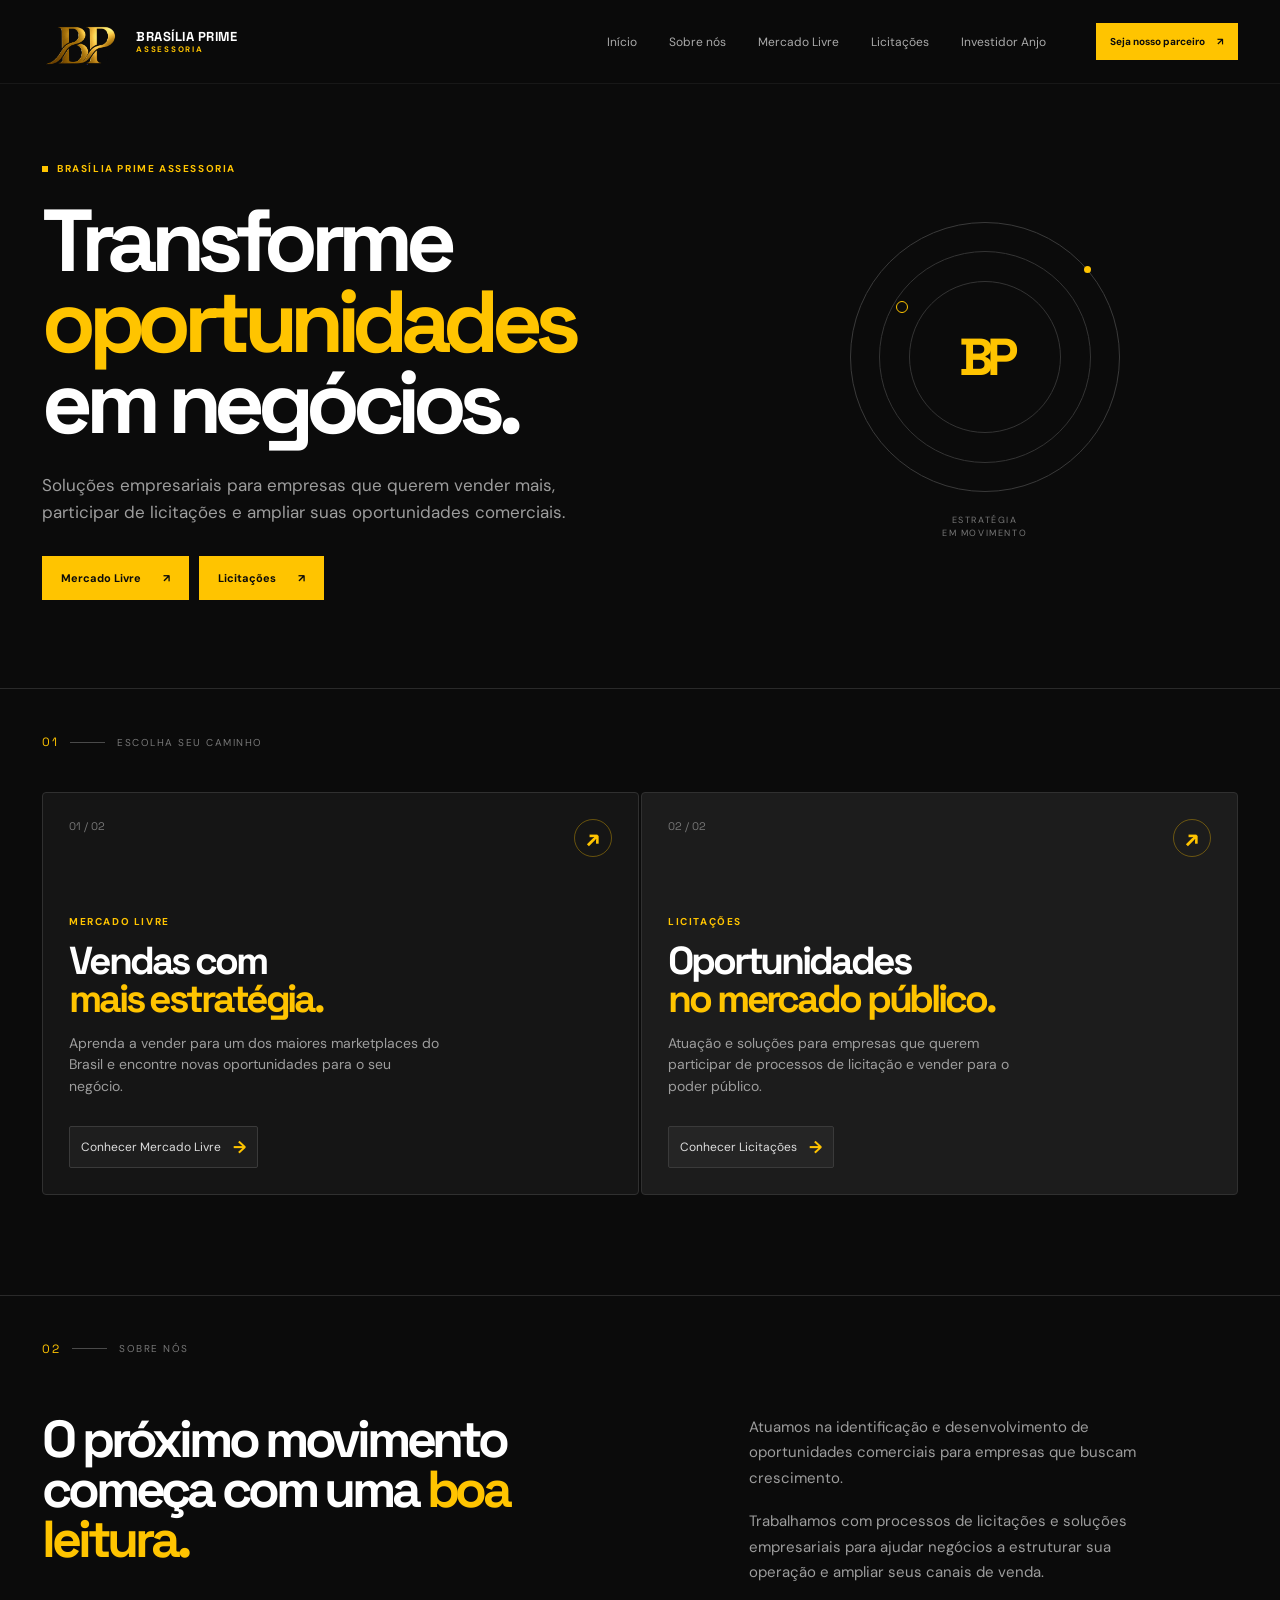
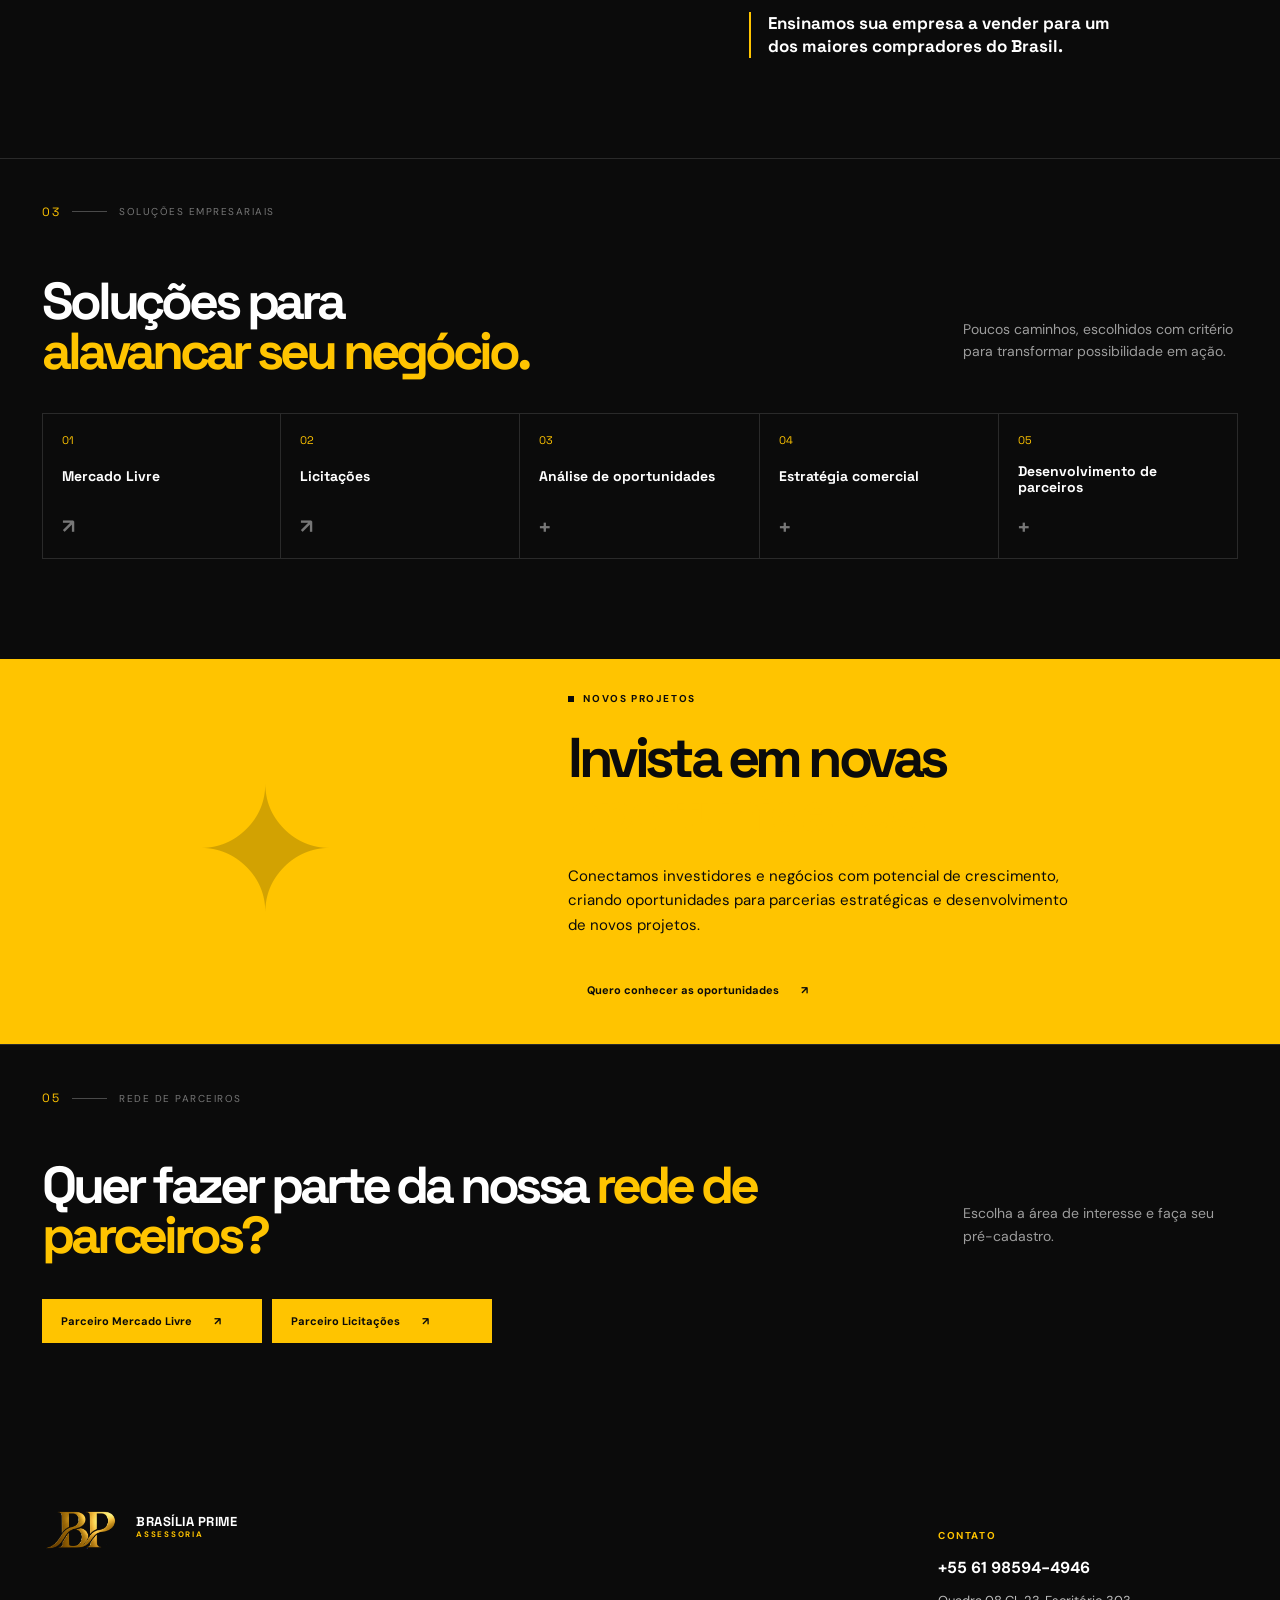
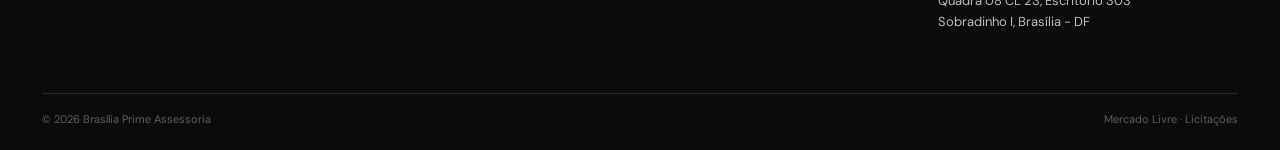
<file: index.html>
<!doctype html>
<html lang="pt-BR">
<head><meta charset="UTF-8" /><meta name="viewport" content="width=device-width, initial-scale=1.0" /><meta name="description" content="Brasília Prime Assessoria: soluções empresariais para Mercado Livre, Licitações e novas oportunidades comerciais." /><title>Brasília Prime Assessoria | Oportunidades em negócios</title><link rel="icon" type="image/png" href="logo/logo.png" /><link rel="preconnect" href="https://fonts.googleapis.com"><link rel="preconnect" href="https://fonts.gstatic.com" crossorigin><link href="https://fonts.googleapis.com/css2?family=DM+Sans:wght@400;500;600;700&family=Space+Grotesk:wght@500;600;700&display=swap" rel="stylesheet"><link rel="stylesheet" href="app.css" /></head>
<body class="landing-page"><div class="shell"><header class="header"><a class="brand" href="index.html" aria-label="Brasília Prime Assessoria início"><img src="logo/logo.png" alt="BRASÍLIA PRIME ASSESSORIA" /><span><b>BRASÍLIA PRIME</b><small>ASSESSORIA</small></span></a><nav class="nav"><a href="#inicio">Início</a><a href="#sobre">Sobre nós</a><a href="mercado-livre.html">Mercado Livre</a><a href="licitacoes.html">Licitações</a><a href="#investidor">Investidor Anjo</a></nav><a class="button button-small" href="parceiros.html">Seja nosso parceiro <span>↗</span></a><button class="menu-toggle" aria-label="Abrir menu" aria-expanded="false"><i></i><i></i></button></header><main>
<section class="landing-hero" id="inicio"><div class="landing-hero-copy reveal"><p class="eyebrow"><i></i> BRASÍLIA PRIME ASSESSORIA</p><h1>Transforme<br /><em>oportunidades</em><br />em negócios.</h1><p class="landing-lead">Soluções empresariais para empresas que querem vender mais, participar de licitações e ampliar suas oportunidades comerciais.</p><div class="hero-ctas"><a class="button button-yellow" href="mercado-livre.html">Mercado Livre <span>↗</span></a><a class="button button-outline" href="licitacoes.html">Licitações <span>↗</span></a></div></div><div class="hero-signal reveal"><div class="signal-orbit"><span></span><span></span><b>BP</b></div><small>ESTRATÉGIA<br />EM MOVIMENTO</small></div></section>
<section class="path-section section-pad" id="caminhos"><div class="section-label reveal"><span>01</span><i></i><span>ESCOLHA SEU CAMINHO</span></div><div class="path-grid"><a class="path-card reveal" href="mercado-livre.html"><div class="path-card-top"><span>01 / 02</span><strong>↗</strong></div><small>MERCADO LIVRE</small><h2>Vendas com<br /><em>mais estratégia.</em></h2><p>Aprenda a vender para um dos maiores marketplaces do Brasil e encontre novas oportunidades para o seu negócio.</p><span class="path-link">Conhecer Mercado Livre <b>→</b></span></a><a class="path-card path-card-light reveal" href="licitacoes.html"><div class="path-card-top"><span>02 / 02</span><strong>↗</strong></div><small>LICITAÇÕES</small><h2>Oportunidades<br /><em>no mercado público.</em></h2><p>Atuação e soluções para empresas que querem participar de processos de licitação e vender para o poder público.</p><span class="path-link">Conhecer Licitações <b>→</b></span></a></div></section>
<section class="about-section section-pad" id="sobre"><div class="section-label reveal"><span>02</span><i></i><span>SOBRE NÓS</span></div><div class="about-grid"><div class="reveal"><h2>O próximo movimento começa com uma <em>boa leitura.</em></h2></div><div class="about-copy reveal"><p>Atuamos na identificação e desenvolvimento de oportunidades comerciais para empresas que buscam crescimento.</p><p>Trabalhamos com processos de licitações e soluções empresariais para ajudar negócios a estruturar sua operação e ampliar seus canais de venda.</p><strong>Ensinamos sua empresa a vender para um dos maiores compradores do Brasil.</strong></div></div></section>
<section class="solutions-section section-pad"><div class="section-label reveal"><span>03</span><i></i><span>SOLUÇÕES EMPRESARIAIS</span></div><div class="solutions-heading reveal"><h2>Soluções para<br /><em>alavancar seu negócio.</em></h2><p>Poucos caminhos, escolhidos com critério para transformar possibilidade em ação.</p></div><div class="solution-list"><a class="solution-item reveal" href="mercado-livre.html"><span>01</span><strong>Mercado Livre</strong><b>↗</b></a><a class="solution-item reveal" href="licitacoes.html"><span>02</span><strong>Licitações</strong><b>↗</b></a><div class="solution-item reveal"><span>03</span><strong>Análise de oportunidades</strong><b>+</b></div><div class="solution-item reveal"><span>04</span><strong>Estratégia comercial</strong><b>+</b></div><div class="solution-item reveal"><span>05</span><strong>Desenvolvimento de parceiros</strong><b>+</b></div></div></section>
<section class="angel-section section-pad" id="investidor"><div class="angel-mark">✦</div><div class="angel-copy reveal"><p class="eyebrow"><i></i> NOVOS PROJETOS</p><h2>Invista em novas<br /><em>oportunidades.</em></h2><p>Conectamos investidores e negócios com potencial de crescimento, criando oportunidades para parcerias estratégicas e desenvolvimento de novos projetos.</p><a class="button button-yellow" href="investidor-anjo.html">Quero conhecer as oportunidades <span>↗</span></a></div></section>
<section class="partner-section section-pad" id="parceiros"><div class="section-label reveal"><span>05</span><i></i><span>REDE DE PARCEIROS</span></div><div class="partner-heading reveal"><h2>Quer fazer parte da nossa <em>rede de parceiros?</em></h2><p>Escolha a área de interesse e faça seu pré-cadastro.</p></div><div class="partner-actions"><a class="button button-yellow reveal" href="parceiro-mercado.html">Parceiro Mercado Livre <span>↗</span></a><a class="button button-outline reveal" href="parceiro-licitacoes.html">Parceiro Licitações <span>↗</span></a></div></section>
</main><footer class="footer"><div class="footer-brand"><a class="brand" href="index.html"><img src="logo/logo.png" alt="BRASÍLIA PRIME ASSESSORIA" /><span><b>BRASÍLIA PRIME</b><small>ASSESSORIA</small></span></a></div><div class="footer-links"><a href="#sobre">Sobre nós</a><a href="mercado-livre.html">Mercado Livre</a><a href="licitacoes.html">Licitações</a><a href="parceiros.html">Seja parceiro</a></div><div class="footer-contact"><small>CONTATO</small><a href="https://wa.me/5561985944946">+55 61 98594-4946</a><span>Quadra 08 CL 23, Escritório 303<br />Sobradinho I, Brasília - DF</span></div><div class="footer-bottom">© 2026 Brasília Prime Assessoria <span>Mercado Livre · Licitações</span></div></footer></div><script src="app.js"></script></body></html>
</file>
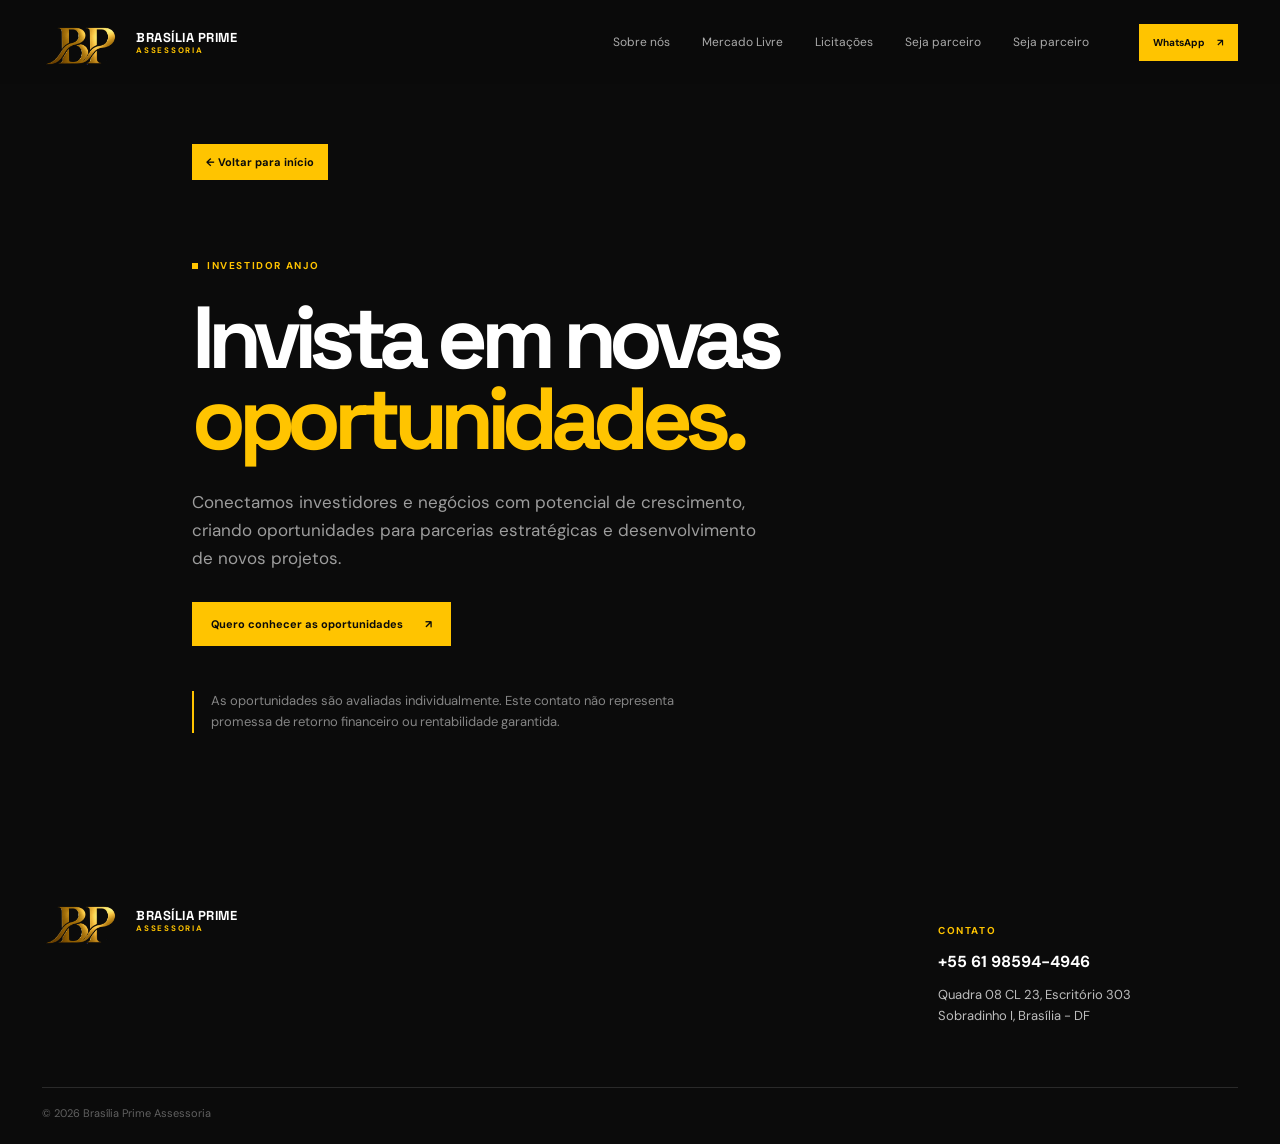
<file: investidor-anjo.html>
<!doctype html>
<html lang="pt-BR">
<head><meta charset="UTF-8" /><meta name="viewport" content="width=device-width, initial-scale=1.0" /><meta name="description" content="Oportunidades de parceria e desenvolvimento de novos projetos." /><title>Investidor Anjo | Brasília Prime Assessoria</title><link rel="icon" type="image/png" href="logo/logo.png" /><link rel="preconnect" href="https://fonts.googleapis.com"><link rel="preconnect" href="https://fonts.gstatic.com" crossorigin><link href="https://fonts.googleapis.com/css2?family=DM+Sans:wght@400;500;600;700&family=Space+Grotesk:wght@500;600;700&display=swap" rel="stylesheet"><link rel="stylesheet" href="app.css" /></head>
<body class="simple-inner"><div class="shell"><header class="header"><a class="brand" href="index.html" aria-label="Brasília Prime Assessoria início"><img src="logo/logo.png" alt="BRASÍLIA PRIME ASSESSORIA" /><span><b>BRASÍLIA PRIME</b><small>ASSESSORIA</small></span></a><nav class="nav"><a href="index.html#sobre">Sobre nós</a><a href="mercado-livre.html">Mercado Livre</a><a href="licitacoes.html">Licitações</a><a href="index.html#parceiros">Seja parceiro</a></nav><a class="button button-small" href="https://wa.me/5561985944946" target="_blank" rel="noreferrer">WhatsApp <span>↗</span></a><button class="menu-toggle" aria-label="Abrir menu" aria-expanded="false"><i></i><i></i></button></header><main class="investor-main"><a class="back-button" href="index.html">← Voltar para início</a><section class="investor-copy reveal"><p class="eyebrow"><i></i> INVESTIDOR ANJO</p><h1>Invista em novas<br /><em>oportunidades.</em></h1><p>Conectamos investidores e negócios com potencial de crescimento, criando oportunidades para parcerias estratégicas e desenvolvimento de novos projetos.</p><a class="button button-yellow" href="https://wa.me/556198594946?text=Olá!%20Quero%20conhecer%20as%20oportunidades%20da%20Brasília%20Prime%20como%20investidor%20anjo." target="_blank" rel="noreferrer">Quero conhecer as oportunidades <span>↗</span></a></section><div class="investor-note reveal">As oportunidades são avaliadas individualmente. Este contato não representa promessa de retorno financeiro ou rentabilidade garantida.</div></main><footer class="footer simple-footer"><div class="footer-brand"><a class="brand" href="index.html"><img src="logo/logo.png" alt="BRASÍLIA PRIME ASSESSORIA" /><span><b>BRASÍLIA PRIME</b><small>ASSESSORIA</small></span></a></div><div class="footer-contact"><small>CONTATO</small><a href="https://wa.me/5561985944946">+55 61 98594-4946</a><span>Quadra 08 CL 23, Escritório 303<br />Sobradinho I, Brasília - DF</span></div><div class="footer-bottom">© 2026 Brasília Prime Assessoria</div></footer></div><script src="app.js"></script></body></html>
</file>
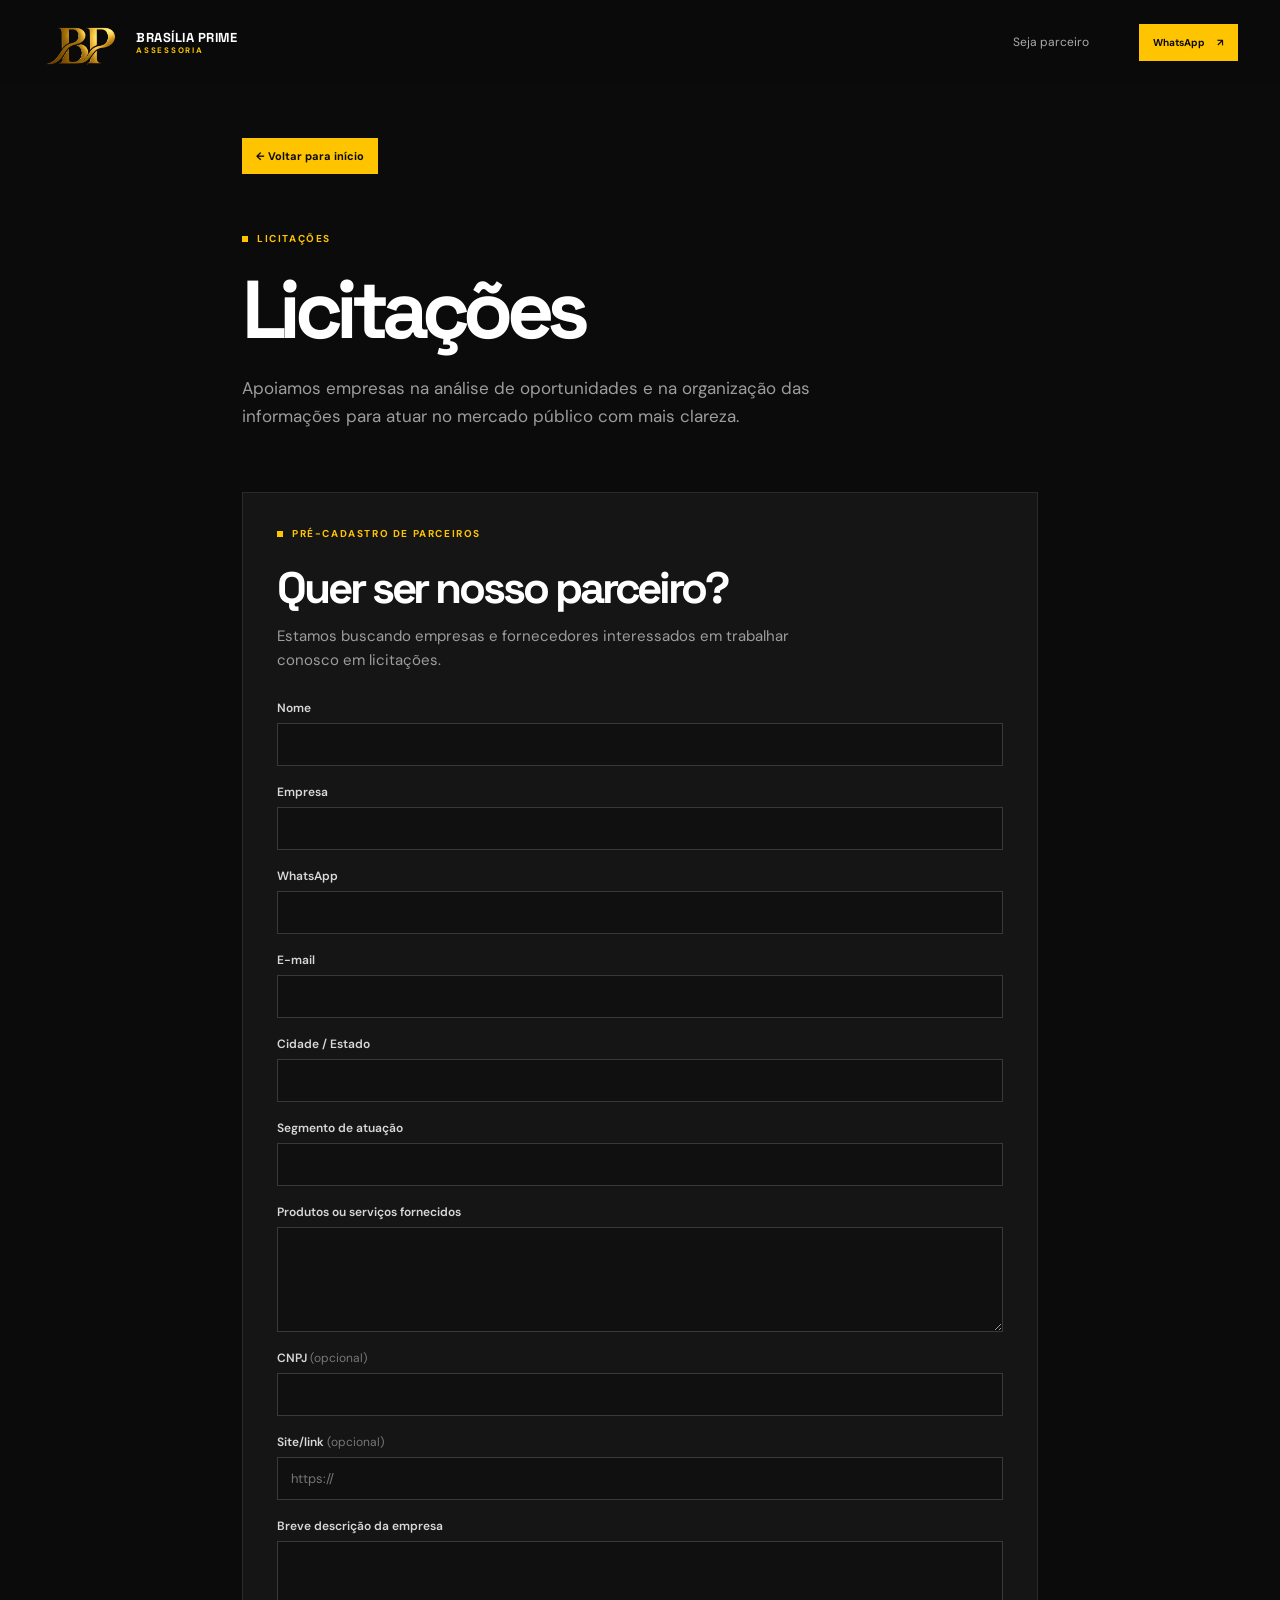
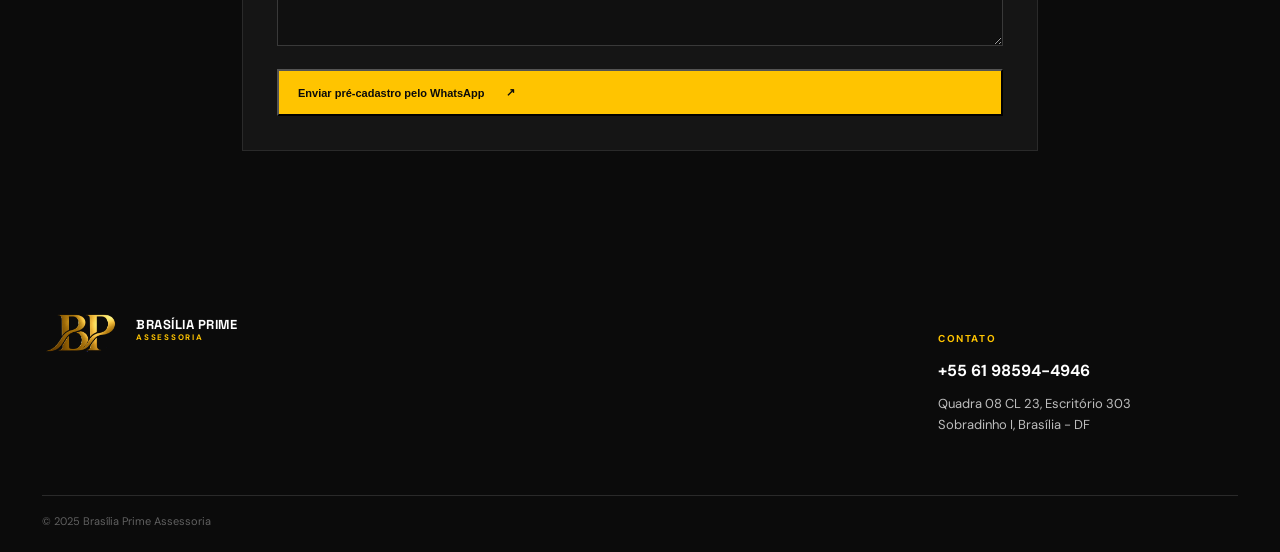
<file: licitacoes.html>
<!doctype html>
<html lang="pt-BR">
<head><meta charset="UTF-8" /><meta name="viewport" content="width=device-width, initial-scale=1.0" /><meta name="description" content="Pré-cadastro de parceiros para Licitações." /><title>Licitações | Brasília Prime Assessoria</title><link rel="icon" type="image/png" href="logo/logo.png" /><link rel="preconnect" href="https://fonts.googleapis.com"><link rel="preconnect" href="https://fonts.gstatic.com" crossorigin><link href="https://fonts.googleapis.com/css2?family=DM+Sans:wght@400;500;600;700&family=Space+Grotesk:wght@500;600;700&display=swap" rel="stylesheet"><link rel="stylesheet" href="app.css" /></head>
<body class="simple-inner"><div class="shell"><header class="header"><a class="brand" href="index.html" aria-label="Brasília Prime Assessoria início"><img src="logo/logo.png" alt="BRASÍLIA PRIME ASSESSORIA" /><span><b>BRASÍLIA PRIME</b><small>ASSESSORIA</small></span></a><nav class="nav"><a href="parceiros.html">Seja parceiro</a></nav><a class="button button-small" href="https://wa.me/5561985944946" target="_blank" rel="noreferrer">WhatsApp <span>↗</span></a><button class="menu-toggle" aria-label="Abrir menu" aria-expanded="false"><i></i><i></i></button></header><main class="simple-inner-main"><a class="back-button" href="index.html">← Voltar para início</a><section class="service-intro reveal"><p class="eyebrow"><i></i> LICITAÇÕES</p><h1>Licitações</h1><p>Apoiamos empresas na análise de oportunidades e na organização das informações para atuar no mercado público com mais clareza.</p></section><section class="partner-form-area reveal"><p class="eyebrow"><i></i> PRÉ-CADASTRO DE PARCEIROS</p><h2>Quer ser nosso parceiro?</h2><p>Estamos buscando empresas e fornecedores interessados em trabalhar conosco em licitações.</p><form class="partner-form" data-segment="bids"><div class="form-field"><label for="bids-name">Nome</label><input id="bids-name" name="nome" required /></div><div class="form-field"><label for="bids-company">Empresa</label><input id="bids-company" name="empresa" required /></div><div class="form-field"><label for="bids-whatsapp">WhatsApp</label><input id="bids-whatsapp" name="whatsapp" type="tel" required /></div><div class="form-field"><label for="bids-email">E-mail</label><input id="bids-email" name="email" type="email" required /></div><div class="form-field"><label for="bids-location">Cidade / Estado</label><input id="bids-location" name="localidade" required /></div><div class="form-field"><label for="bids-segment">Segmento de atuação</label><input id="bids-segment" name="segmento" required /></div><div class="form-field"><label for="bids-products">Produtos ou serviços fornecidos</label><textarea id="bids-products" name="fornecimento" required></textarea></div><div class="form-field"><label for="bids-cnpj">CNPJ <span>(opcional)</span></label><input id="bids-cnpj" name="cnpj" /></div><div class="form-field"><label for="bids-link">Site/link <span>(opcional)</span></label><input id="bids-link" name="link" type="url" placeholder="https://" /></div><div class="form-field"><label for="bids-about">Breve descrição da empresa</label><textarea id="bids-about" name="empresa_info" required></textarea></div><button class="button button-yellow" type="submit">Enviar pré-cadastro pelo WhatsApp <span>↗</span></button></form></section></main><footer class="footer simple-footer"><div class="footer-brand"><a class="brand" href="index.html"><img src="logo/logo.png" alt="BRASÍLIA PRIME ASSESSORIA" /><span><b>BRASÍLIA PRIME</b><small>ASSESSORIA</small></span></a></div><div class="footer-contact"><small>CONTATO</small><a href="https://wa.me/5561985944946">+55 61 98594-4946</a><span>Quadra 08 CL 23, Escritório 303<br />Sobradinho I, Brasília - DF</span></div><div class="footer-bottom">© 2025 Brasília Prime Assessoria</div></footer></div><script src="app.js"></script></body></html>
</file>
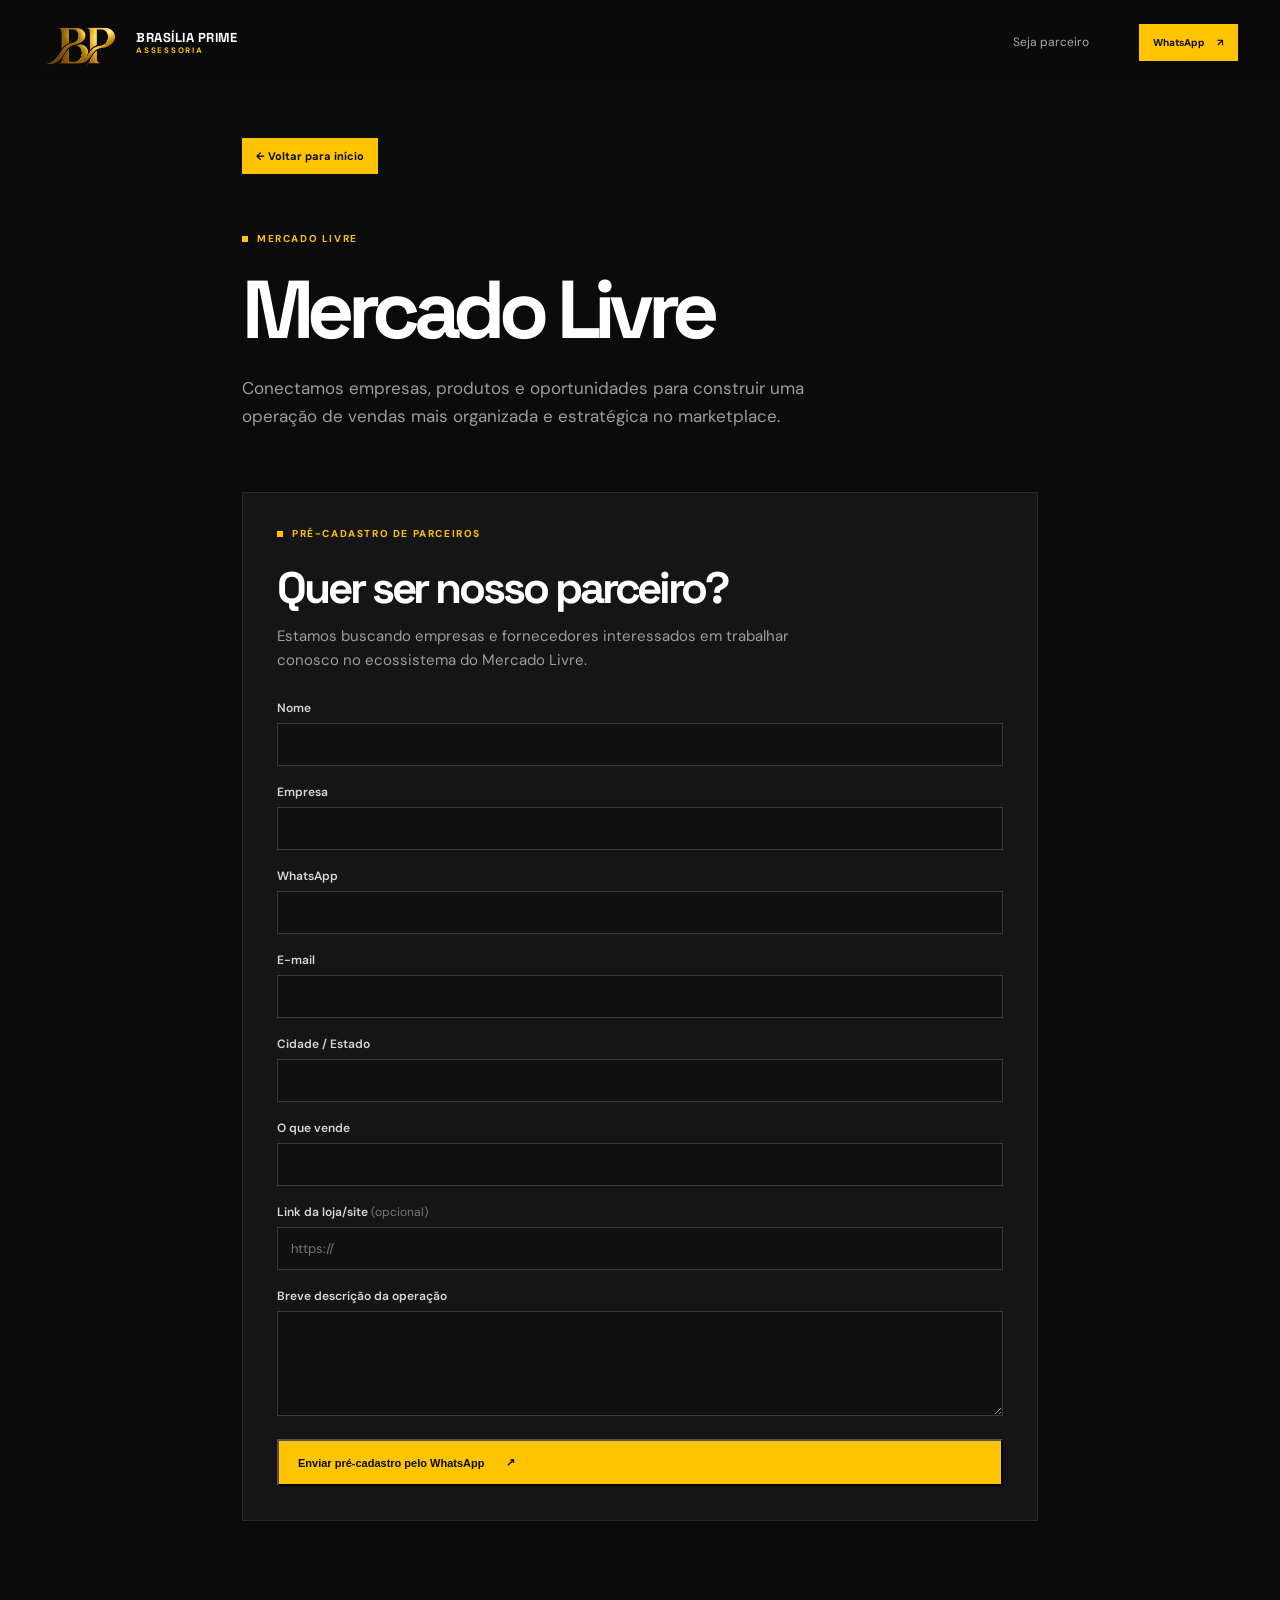
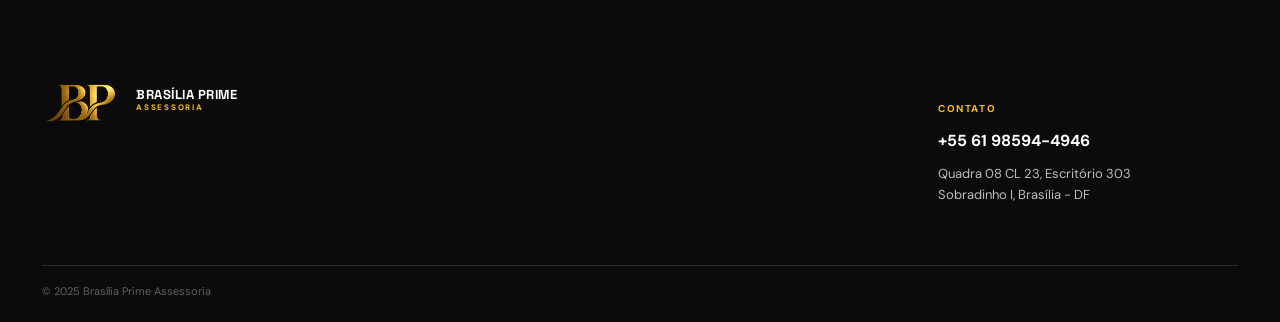
<file: mercado-livre.html>
<!doctype html>
<html lang="pt-BR">
<head><meta charset="UTF-8" /><meta name="viewport" content="width=device-width, initial-scale=1.0" /><meta name="description" content="Pré-cadastro de parceiros para Mercado Livre." /><title>Mercado Livre | Brasília Prime Assessoria</title><link rel="icon" type="image/png" href="logo/logo.png" /><link rel="preconnect" href="https://fonts.googleapis.com"><link rel="preconnect" href="https://fonts.gstatic.com" crossorigin><link href="https://fonts.googleapis.com/css2?family=DM+Sans:wght@400;500;600;700&family=Space+Grotesk:wght@500;600;700&display=swap" rel="stylesheet"><link rel="stylesheet" href="app.css" /></head>
<body class="simple-inner"><div class="shell"><header class="header"><a class="brand" href="index.html" aria-label="Brasília Prime Assessoria início"><img src="logo/logo.png" alt="BRASÍLIA PRIME ASSESSORIA" /><span><b>BRASÍLIA PRIME</b><small>ASSESSORIA</small></span></a><nav class="nav"><a href="parceiros.html">Seja parceiro</a></nav><a class="button button-small" href="https://wa.me/5561985944946" target="_blank" rel="noreferrer">WhatsApp <span>↗</span></a><button class="menu-toggle" aria-label="Abrir menu" aria-expanded="false"><i></i><i></i></button></header><main class="simple-inner-main"><a class="back-button" href="index.html">← Voltar para início</a><section class="service-intro reveal"><p class="eyebrow"><i></i> MERCADO LIVRE</p><h1>Mercado Livre</h1><p>Conectamos empresas, produtos e oportunidades para construir uma operação de vendas mais organizada e estratégica no marketplace.</p></section><section class="partner-form-area reveal"><p class="eyebrow"><i></i> PRÉ-CADASTRO DE PARCEIROS</p><h2>Quer ser nosso parceiro?</h2><p>Estamos buscando empresas e fornecedores interessados em trabalhar conosco no ecossistema do Mercado Livre.</p><form class="partner-form" data-segment="market"><div class="form-field"><label for="market-name">Nome</label><input id="market-name" name="nome" required /></div><div class="form-field"><label for="market-company">Empresa</label><input id="market-company" name="empresa" required /></div><div class="form-field"><label for="market-whatsapp">WhatsApp</label><input id="market-whatsapp" name="whatsapp" type="tel" required /></div><div class="form-field"><label for="market-email">E-mail</label><input id="market-email" name="email" type="email" required /></div><div class="form-field"><label for="market-location">Cidade / Estado</label><input id="market-location" name="localidade" required /></div><div class="form-field"><label for="market-sells">O que vende</label><input id="market-sells" name="produtos" required /></div><div class="form-field"><label for="market-link">Link da loja/site <span>(opcional)</span></label><input id="market-link" name="link" type="url" placeholder="https://" /></div><div class="form-field"><label for="market-about">Breve descrição da operação</label><textarea id="market-about" name="operacao" required></textarea></div><button class="button button-yellow" type="submit">Enviar pré-cadastro pelo WhatsApp <span>↗</span></button></form></section></main><footer class="footer simple-footer"><div class="footer-brand"><a class="brand" href="index.html"><img src="logo/logo.png" alt="BRASÍLIA PRIME ASSESSORIA" /><span><b>BRASÍLIA PRIME</b><small>ASSESSORIA</small></span></a></div><div class="footer-contact"><small>CONTATO</small><a href="https://wa.me/5561985944946">+55 61 98594-4946</a><span>Quadra 08 CL 23, Escritório 303<br />Sobradinho I, Brasília - DF</span></div><div class="footer-bottom">© 2025 Brasília Prime Assessoria</div></footer></div><script src="app.js"></script></body></html>
</file>
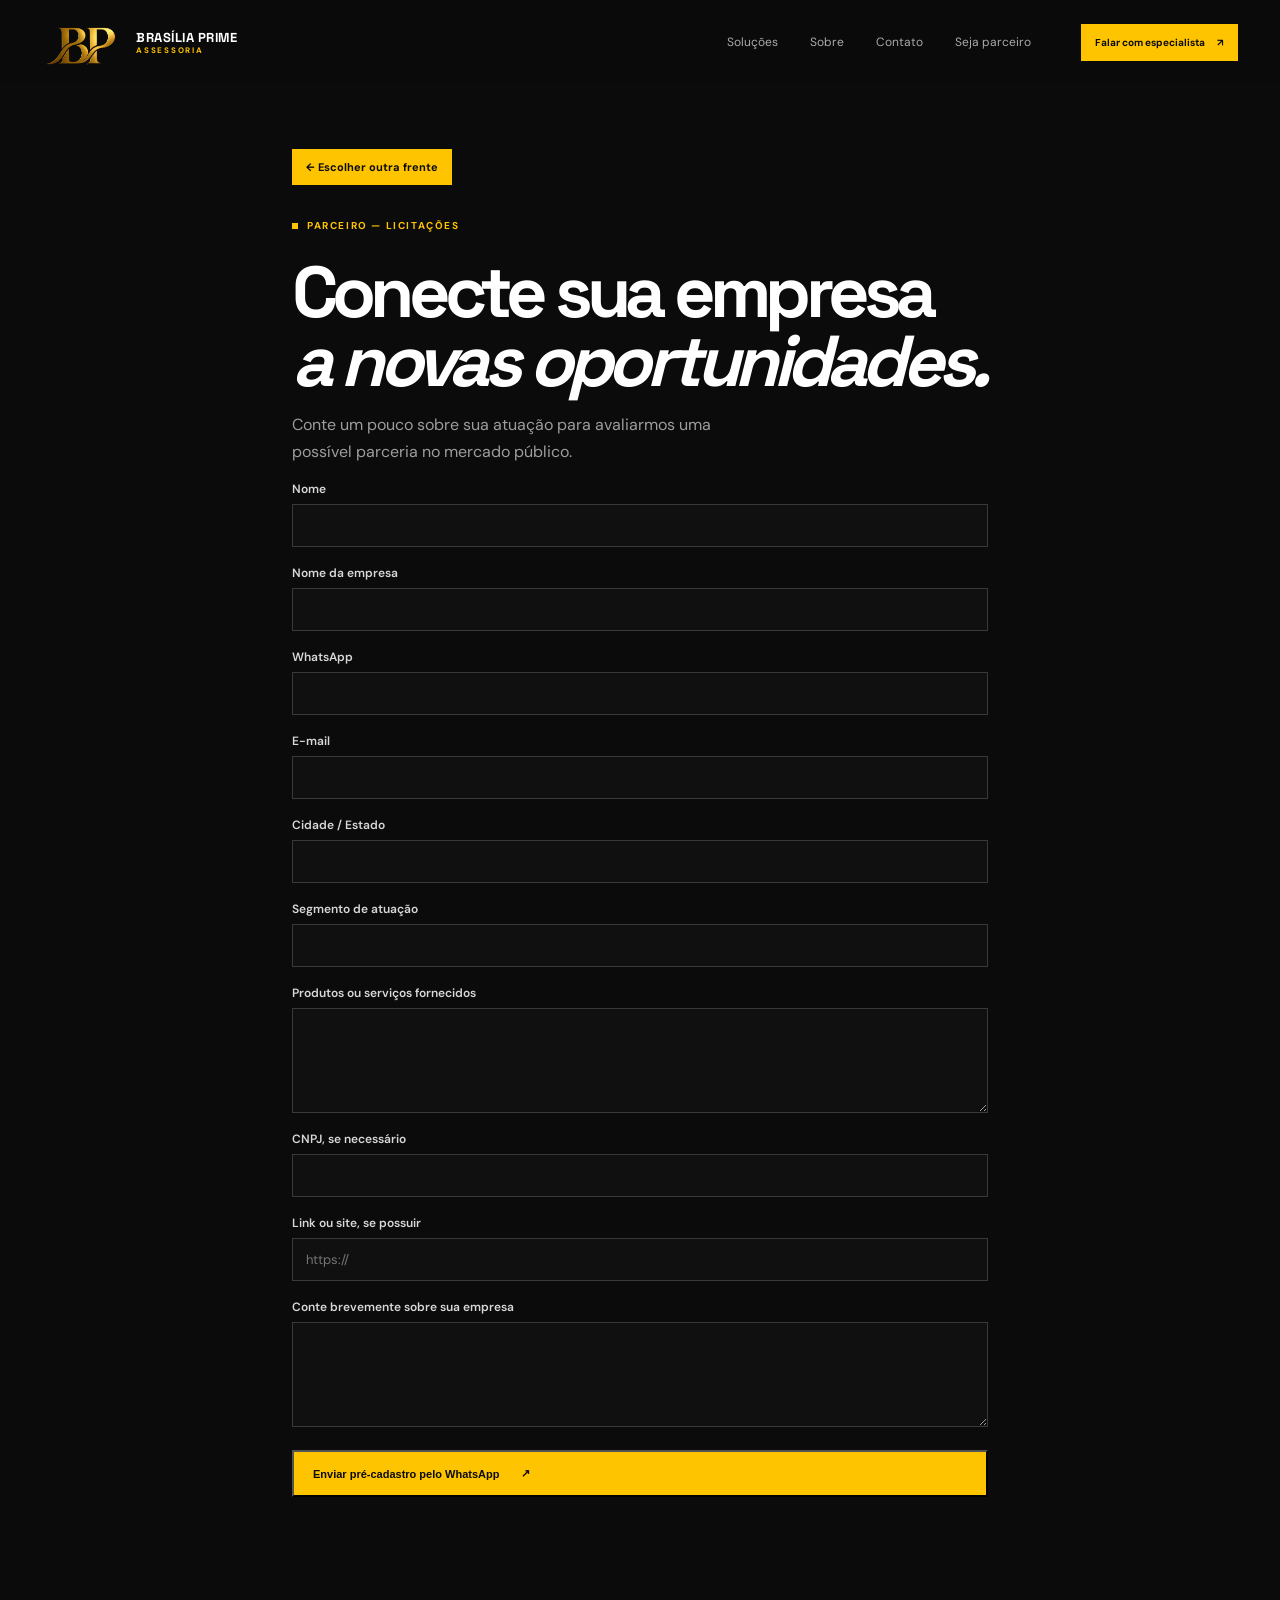
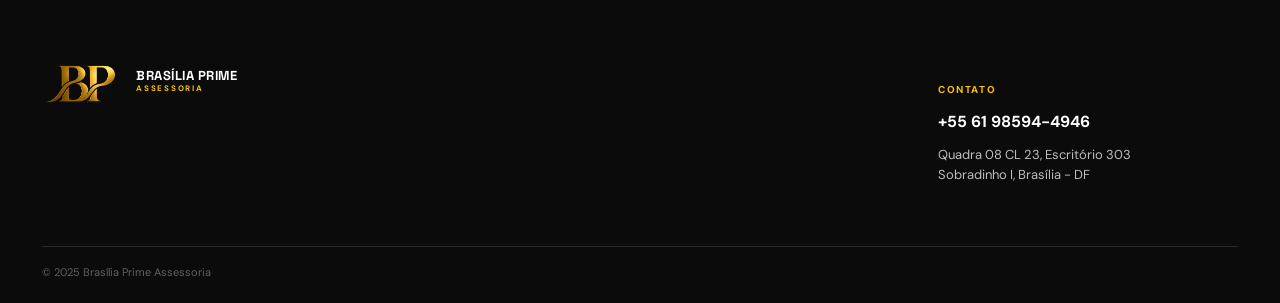
<file: parceiro-licitacoes.html>
<!doctype html>
<html lang="pt-BR">
<head><meta charset="UTF-8" /><meta name="viewport" content="width=device-width, initial-scale=1.0" /><meta name="description" content="Pré-cadastro de parceiros para licitações." /><title>Parceiro Licitações | Brasília Prime</title><link rel="icon" type="image/png" href="logo/logo.png" /><link rel="preconnect" href="https://fonts.googleapis.com"><link rel="preconnect" href="https://fonts.gstatic.com" crossorigin><link href="https://fonts.googleapis.com/css2?family=DM+Sans:wght@400;500;600;700&family=Space+Grotesk:wght@500;600;700&display=swap" rel="stylesheet"><link rel="stylesheet" href="app.css" /></head>
<body class="partner-page"><div class="shell"><header class="header"><a class="brand" href="index.html" aria-label="Brasília Prime Assessoria início"><img src="logo/logo.png" alt="BRASÍLIA PRIME ASSESSORIA" /><span><b>BRASÍLIA PRIME</b><small>ASSESSORIA</small></span></a><nav class="nav"><a href="index.html#escolha">Soluções</a><a href="index.html#sobre">Sobre</a><a href="index.html#contato">Contato</a></nav><a class="button button-small" href="https://wa.me/5561985944946" target="_blank" rel="noreferrer">Falar com especialista <span>↗</span></a><button class="menu-toggle" aria-label="Abrir menu" aria-expanded="false"><i></i><i></i></button></header><main><section class="partner-form-shell"><a class="back-button" href="parceiros.html">← Escolher outra frente</a><p class="eyebrow"><i></i> PARCEIRO — LICITAÇÕES</p><h1 class="inner-hero-title">Conecte sua empresa<br /><em>a novas oportunidades.</em></h1><p class="lead">Conte um pouco sobre sua atuação para avaliarmos uma possível parceria no mercado público.</p><form class="partner-form" data-segment="bids"><div class="form-field"><label for="bids-name">Nome / Nome da empresa</label><input id="bids-name" name="nome" required /></div><div class="form-field"><label for="bids-whatsapp">WhatsApp</label><input id="bids-whatsapp" name="whatsapp" type="tel" required /></div><div class="form-field"><label for="bids-email">E-mail</label><input id="bids-email" name="email" type="email" required /></div><div class="form-field"><label for="bids-location">Cidade / Estado</label><input id="bids-location" name="localidade" required /></div><div class="form-field"><label for="bids-segment">Segmento de atuação</label><input id="bids-segment" name="segmento" required /></div><div class="form-field"><label for="bids-products">Produtos ou serviços fornecidos</label><textarea id="bids-products" name="fornecimento" required></textarea></div><div class="form-field"><label for="bids-cnpj">CNPJ, se necessário</label><input id="bids-cnpj" name="cnpj" /></div><div class="form-field"><label for="bids-link">Link ou site, se possuir</label><input id="bids-link" name="link" type="url" placeholder="https://" /></div><div class="form-field"><label for="bids-about">Conte brevemente sobre sua empresa</label><textarea id="bids-about" name="empresa" required></textarea></div><button class="button button-yellow" type="submit">Enviar pré-cadastro <span>↗</span></button></form></section></main><footer class="footer"><div class="footer-brand"><a class="brand" href="index.html"><img src="logo/logo.png" alt="BRASÍLIA PRIME ASSESSORIA" /><span><b>BRASÍLIA PRIME</b><small>ASSESSORIA</small></span></a></div><div class="footer-contact"><small>CONTATO</small><a href="https://wa.me/5561985944946">+55 61 98594-4946</a><span>Quadra 08 CL 23, Escritório 303<br />Sobradinho I, Brasília - DF</span></div><div class="footer-bottom">© 2025 Brasília Prime Assessoria</div></footer></div><script src="app.js"></script></body></html>
</file>
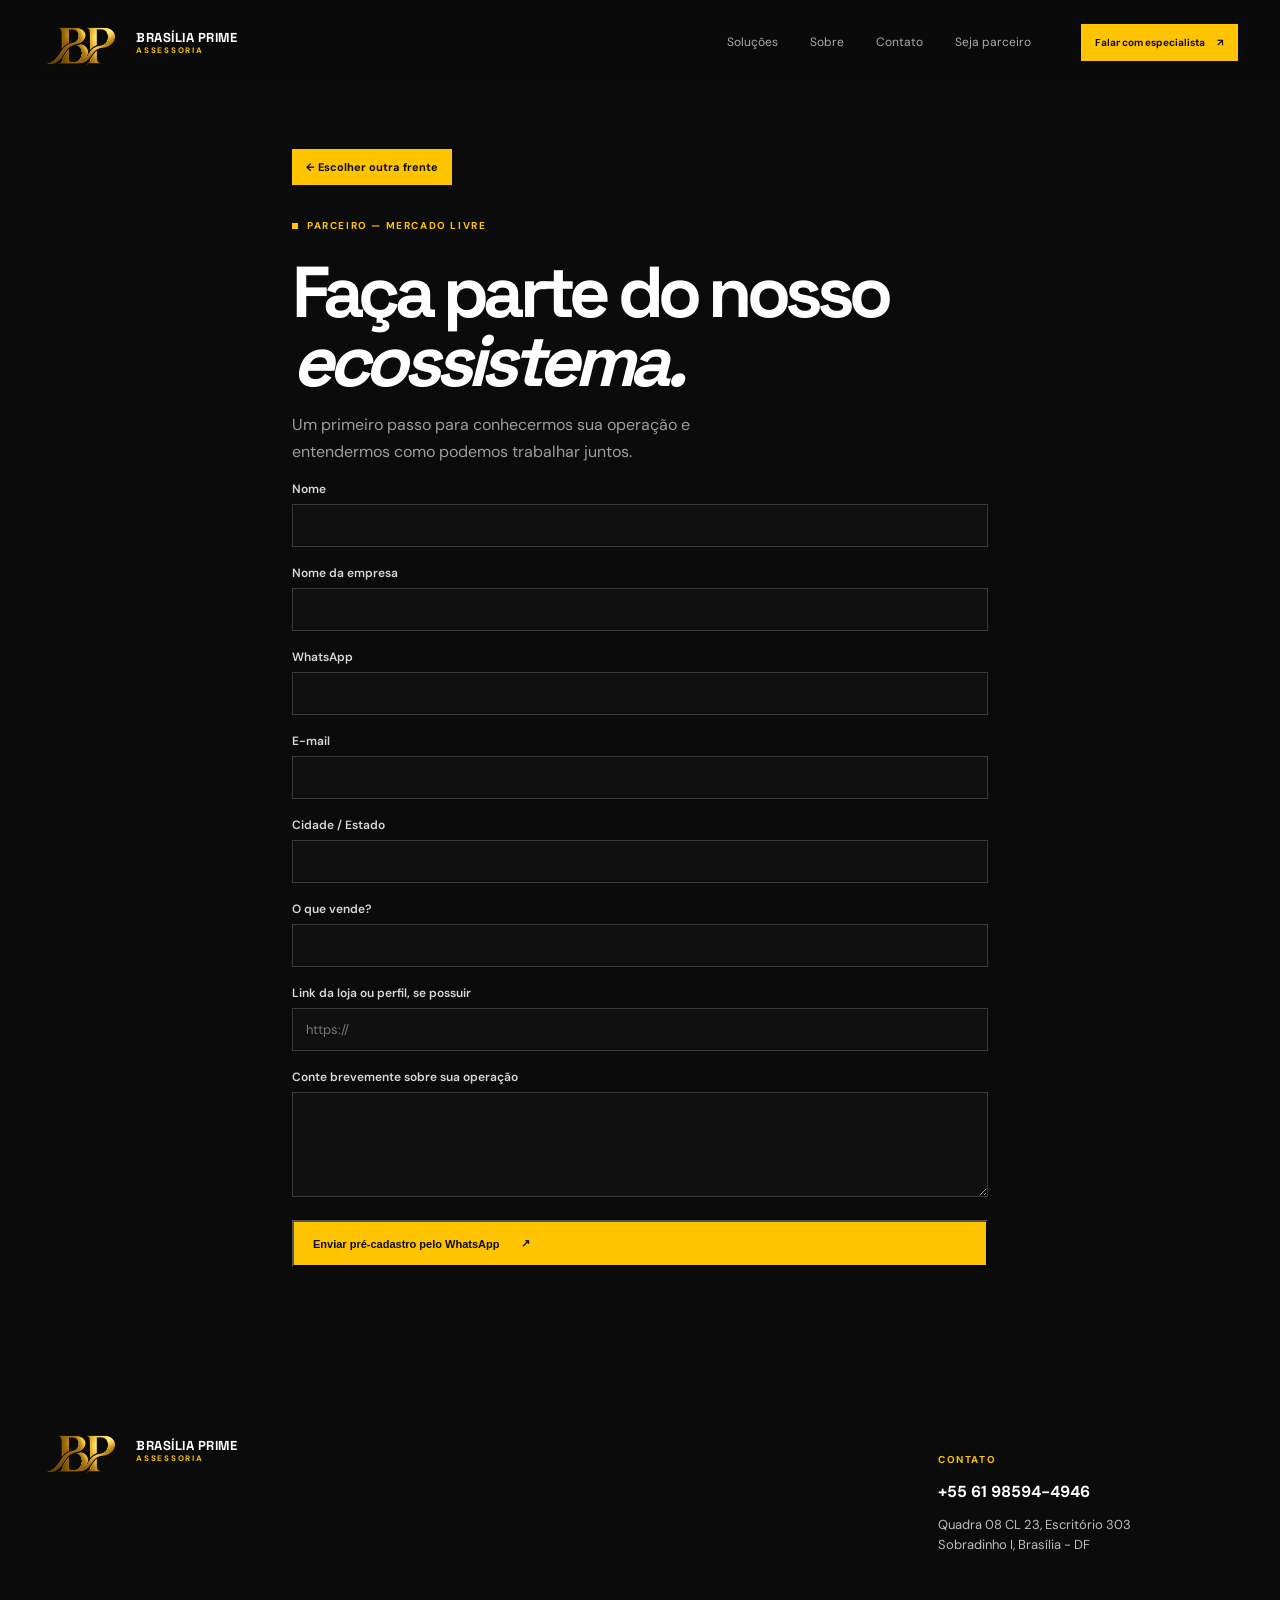
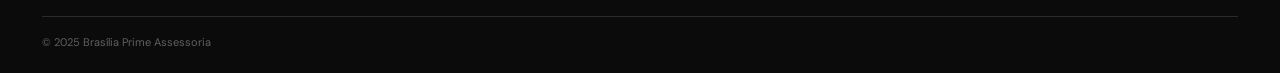
<file: parceiro-mercado.html>
<!doctype html>
<html lang="pt-BR">
<head><meta charset="UTF-8" /><meta name="viewport" content="width=device-width, initial-scale=1.0" /><meta name="description" content="Pré-cadastro de parceiros para Mercado Livre." /><title>Parceiro Mercado Livre | Brasília Prime</title><link rel="icon" type="image/png" href="logo/logo.png" /><link rel="preconnect" href="https://fonts.googleapis.com"><link rel="preconnect" href="https://fonts.gstatic.com" crossorigin><link href="https://fonts.googleapis.com/css2?family=DM+Sans:wght@400;500;600;700&family=Space+Grotesk:wght@500;600;700&display=swap" rel="stylesheet"><link rel="stylesheet" href="app.css" /></head>
<body class="partner-page"><div class="shell"><header class="header"><a class="brand" href="index.html" aria-label="Brasília Prime Assessoria início"><img src="logo/logo.png" alt="BRASÍLIA PRIME ASSESSORIA" /><span><b>BRASÍLIA PRIME</b><small>ASSESSORIA</small></span></a><nav class="nav"><a href="index.html#escolha">Soluções</a><a href="index.html#sobre">Sobre</a><a href="index.html#contato">Contato</a></nav><a class="button button-small" href="https://wa.me/5561985944946" target="_blank" rel="noreferrer">Falar com especialista <span>↗</span></a><button class="menu-toggle" aria-label="Abrir menu" aria-expanded="false"><i></i><i></i></button></header><main><section class="partner-form-shell"><a class="back-button" href="parceiros.html">← Escolher outra frente</a><p class="eyebrow"><i></i> PARCEIRO — MERCADO LIVRE</p><h1 class="inner-hero-title">Faça parte do nosso<br /><em>ecossistema.</em></h1><p class="lead">Um primeiro passo para conhecermos sua operação e entendermos como podemos trabalhar juntos.</p><form class="partner-form" data-segment="market"><div class="form-field"><label for="market-name">Nome / Nome da empresa</label><input id="market-name" name="nome" required /></div><div class="form-field"><label for="market-whatsapp">WhatsApp</label><input id="market-whatsapp" name="whatsapp" type="tel" required /></div><div class="form-field"><label for="market-email">E-mail</label><input id="market-email" name="email" type="email" required /></div><div class="form-field"><label for="market-location">Cidade / Estado</label><input id="market-location" name="localidade" required /></div><div class="form-field"><label for="market-type">Tipo de parceiro</label><select id="market-type" name="tipo" required><option value="">Selecione</option><option>Vendedor</option><option>Fornecedor</option><option>Prestador de serviço</option><option>Outro</option></select></div><div class="form-field"><label for="market-sells">O que vende?</label><input id="market-sells" name="produtos" required /></div><div class="form-field"><label for="market-link">Link da loja ou perfil, se possuir</label><input id="market-link" name="link" type="url" placeholder="https://" /></div><div class="form-field"><label for="market-about">Conte brevemente sobre sua operação</label><textarea id="market-about" name="operacao" required></textarea></div><button class="button button-yellow" type="submit">Enviar pré-cadastro <span>↗</span></button></form></section></main><footer class="footer"><div class="footer-brand"><a class="brand" href="index.html"><img src="logo/logo.png" alt="BRASÍLIA PRIME ASSESSORIA" /><span><b>BRASÍLIA PRIME</b><small>ASSESSORIA</small></span></a></div><div class="footer-contact"><small>CONTATO</small><a href="https://wa.me/5561985944946">+55 61 98594-4946</a><span>Quadra 08 CL 23, Escritório 303<br />Sobradinho I, Brasília - DF</span></div><div class="footer-bottom">© 2025 Brasília Prime Assessoria</div></footer></div><script src="app.js"></script></body></html>
</file>
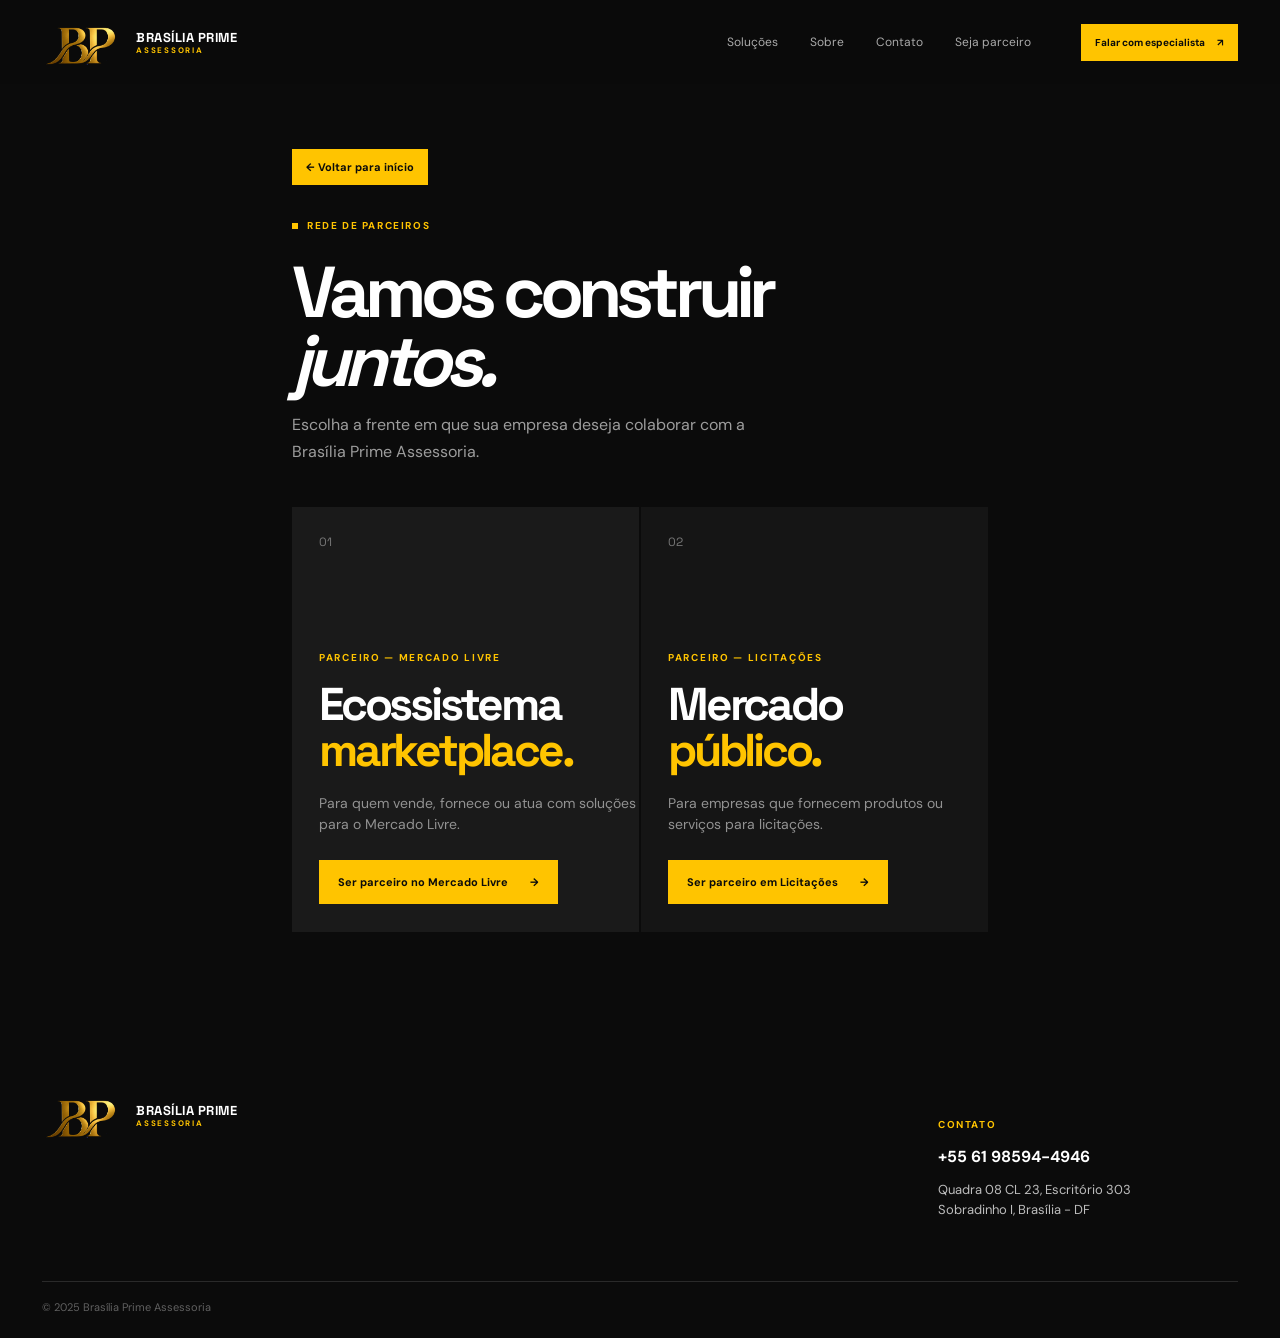
<file: parceiros.html>
<!doctype html>
<html lang="pt-BR">
<head><meta charset="UTF-8" /><meta name="viewport" content="width=device-width, initial-scale=1.0" /><meta name="description" content="Seja parceiro da Brasília Prime Assessoria." /><title>Seja nosso parceiro | Brasília Prime</title><link rel="icon" type="image/png" href="logo/logo.png" /><link rel="preconnect" href="https://fonts.googleapis.com"><link rel="preconnect" href="https://fonts.gstatic.com" crossorigin><link href="https://fonts.googleapis.com/css2?family=DM+Sans:wght@400;500;600;700&family=Space+Grotesk:wght@500;600;700&display=swap" rel="stylesheet"><link rel="stylesheet" href="app.css" /></head>
<body class="partner-page"><div class="shell"><header class="header"><a class="brand" href="index.html" aria-label="Brasília Prime Assessoria início"><img src="logo/logo.png" alt="BRASÍLIA PRIME ASSESSORIA" /><span><b>BRASÍLIA PRIME</b><small>ASSESSORIA</small></span></a><nav class="nav"><a href="index.html#escolha">Soluções</a><a href="index.html#sobre">Sobre</a><a href="index.html#contato">Contato</a></nav><a class="button button-small" href="https://wa.me/5561985944946" target="_blank" rel="noreferrer">Falar com especialista <span>↗</span></a><button class="menu-toggle" aria-label="Abrir menu" aria-expanded="false"><i></i><i></i></button></header><main><section class="partner-form-shell"><a class="back-button" href="index.html">← Voltar para início</a><p class="eyebrow"><i></i> REDE DE PARCEIROS</p><h1 class="inner-hero-title">Vamos construir<br /><em>juntos.</em></h1><p class="lead">Escolha a frente em que sua empresa deseja colaborar com a Brasília Prime Assessoria.</p><div class="choice-grid partner-choice-grid"><article class="choice-card choice-market reveal"><div class="choice-number">01</div><div class="choice-content"><p class="choice-tag">PARCEIRO — MERCADO LIVRE</p><h2>Ecossistema<br /><em>marketplace.</em></h2><p>Para quem vende, fornece ou atua com soluções para o Mercado Livre.</p><a class="button button-yellow" href="parceiro-mercado.html">Ser parceiro no Mercado Livre <span>→</span></a></div></article><article class="choice-card choice-bids reveal"><div class="choice-number">02</div><div class="choice-content"><p class="choice-tag">PARCEIRO — LICITAÇÕES</p><h2>Mercado<br /><em>público.</em></h2><p>Para empresas que fornecem produtos ou serviços para licitações.</p><a class="button button-yellow" href="parceiro-licitacoes.html">Ser parceiro em Licitações <span>→</span></a></div></article></div></section></main><footer class="footer"><div class="footer-brand"><a class="brand" href="index.html"><img src="logo/logo.png" alt="BRASÍLIA PRIME ASSESSORIA" /><span><b>BRASÍLIA PRIME</b><small>ASSESSORIA</small></span></a></div><div class="footer-contact"><small>CONTATO</small><a href="https://wa.me/5561985944946">+55 61 98594-4946</a><span>Quadra 08 CL 23, Escritório 303<br />Sobradinho I, Brasília - DF</span></div><div class="footer-bottom">© 2025 Brasília Prime Assessoria</div></footer></div><script src="app.js"></script></body></html>
</file>
<file: app.css>
:root{--black:#0b0b0b;--panel:#151515;--panel2:#1b1b1b;--yellow:#ffc400;--white:#fff;--muted:#9d9d9d;--line:#2a2a2a;--display:'Space Grotesk',sans-serif;--body:'DM Sans',sans-serif}*{box-sizing:border-box}html{scroll-behavior:smooth}body{background:var(--black);color:var(--white);font-family:var(--body);margin:0}a{color:inherit;text-decoration:none}.shell{margin:auto;max-width:1280px;overflow:hidden}.header{align-items:center;display:flex;height:84px;justify-content:space-between;padding:0 42px}.brand{align-items:center;display:flex;gap:10px}.brand img{background:#111;border-radius:2px;height:46px;object-fit:cover;object-position:center top;width:48px}.brand span{display:flex;flex-direction:column;gap:2px;line-height:1}.brand b{font-family:var(--display);font-size:13px;letter-spacing:.04em}.brand small{color:var(--yellow);font-size:8px;font-weight:700;letter-spacing:.22em}.nav{display:flex;gap:32px;margin-left:auto;margin-right:50px}.nav a{color:#aaa;font-size:12px}.nav a:hover{color:var(--yellow)}.button{align-items:center;background:var(--yellow);color:var(--black);display:inline-flex;font-size:11px;font-weight:700;gap:22px;padding:15px 19px;transition:transform .2s,background .2s}.button:hover{background:#ffe177;transform:translateY(-3px)}.button-small{font-size:10px;gap:12px;padding:12px 14px}.button-dark{background:var(--black);color:#fff}.button-dark:hover{background:#252525}.menu-toggle{background:none;border:0;display:none;padding:8px}.menu-toggle i{background:#fff;display:block;height:1px;margin:5px;width:22px}.home-hero{display:grid;grid-template-columns:1.2fr .8fr;gap:60px;min-height:455px;padding:83px 42px 65px}.eyebrow{align-items:center;color:var(--yellow);display:flex;font-size:9px;font-weight:700;gap:9px;letter-spacing:.16em;margin:0 0 26px}.eyebrow i{background:var(--yellow);height:6px;width:6px}.hero-copy h1{font-family:var(--display);font-size:clamp(46px,6vw,76px);letter-spacing:-.075em;line-height:.97;margin:0;max-width:700px}.hero-copy h1 em,.note-content h2 em,.choice-card h2 em,.inner-hero h1 em,.overview-intro h2 em,.how-grid h2 em,.inner-cta h2 em{color:var(--yellow);font-style:normal}.lead{color:var(--muted);font-size:15px;line-height:1.65;max-width:470px}.hero-copy .lead{margin-top:27px}.hero-meta{align-self:end;display:flex;gap:16px;justify-self:end;margin-bottom:8px}.hero-meta span:last-child{color:#858585;font-size:9px;letter-spacing:.14em;line-height:1.5}.meta-line{background:var(--yellow);height:34px;width:1px}.section-label{align-items:center;color:#777;display:flex;font-size:9px;gap:12px;letter-spacing:.15em}.section-label span:first-child{color:var(--yellow);font-family:var(--display);font-size:12px}.section-label i{background:#4a4a4a;height:1px;width:35px}.choice-section{border-top:1px solid var(--line);padding:37px 42px 100px}.choice-grid{display:grid;grid-template-columns:1fr 1fr;gap:2px;margin-top:42px}.choice-card{background:var(--panel);min-height:425px;overflow:hidden;padding:27px;position:relative;transition:transform .25s,background .25s}.choice-card:hover{background:#202020;transform:translateY(-5px)}.choice-market{background:#1a1a1a}.choice-number{color:#777;font-family:var(--display);font-size:12px}.choice-icon{color:var(--yellow);font-size:28px;position:absolute;right:27px;top:25px}.choice-content{bottom:28px;left:27px;max-width:330px;position:absolute}.choice-tag{color:var(--yellow);font-size:9px;font-weight:700;letter-spacing:.17em;margin:0 0 18px}.choice-card h2{font-family:var(--display);font-size:42px;letter-spacing:-.07em;line-height:.98;margin:0 0 20px}.choice-card p:not(.choice-tag){color:#929292;font-size:13px;line-height:1.55;margin:0 0 24px}.card-stamp{border:1px solid #343434;bottom:-25px;color:#383838;font-family:var(--display);font-size:9px;letter-spacing:.12em;line-height:1.3;padding:13px;position:absolute;right:26px;transform:rotate(-10deg)}.card-stamp strong{font-size:34px;letter-spacing:-.1em}.home-note{border-top:1px solid var(--line);display:grid;gap:60px;grid-template-columns:.8fr 1.2fr;padding:84px 42px}.note-content{display:flex;gap:60px;justify-content:space-between}.note-content h2{font-family:var(--display);font-size:42px;letter-spacing:-.07em;line-height:.98;margin:0}.note-content p{color:var(--muted);font-size:13px;line-height:1.7;max-width:270px}.contact-strip{align-items:center;background:var(--yellow);color:var(--black);display:flex;justify-content:space-between;padding:57px 42px}.contact-strip .eyebrow{color:var(--black);margin-bottom:14px}.contact-strip .eyebrow i{background:var(--black)}.contact-strip h2{font-family:var(--display);font-size:clamp(30px,4vw,48px);letter-spacing:-.07em;line-height:1;margin:0}.footer{padding:60px 42px 24px}.footer-brand{display:flex;justify-content:space-between}.footer-brand p{color:#777;font-size:12px;margin:0;max-width:260px}.footer-contact{display:flex;flex-direction:column;gap:8px;margin-left:auto;margin-top:-20px;width:260px}.footer-contact small{color:#777;font-size:8px;letter-spacing:.15em}.footer-contact a{color:var(--yellow);font-size:12px}.footer-contact span{color:#888;font-size:11px;line-height:1.5}.footer-bottom{border-top:1px solid var(--line);color:#606060;display:flex;font-size:10px;justify-content:space-between;margin-top:60px;padding-top:18px}.footer-bottom a{color:#aaa}.inner-hero{border-bottom:1px solid var(--line);padding:28px 42px 92px}.breadcrumb{color:#777;font-size:10px;margin-bottom:72px}.breadcrumb a{color:#ddd}.breadcrumb span{color:var(--yellow);margin:0 9px}.inner-hero-grid{align-items:end;display:grid;grid-template-columns:1.1fr .9fr;gap:70px}.inner-hero h1{font-family:var(--display);font-size:clamp(49px,6vw,75px);letter-spacing:-.08em;line-height:.96;margin:0}.inner-hero .lead{margin:27px 0 29px}.data-art{background:var(--panel);border:1px solid #2e2e2e;min-height:310px;padding:25px;transform:rotate(-2deg)}.art-top,.art-bottom{color:#777;display:flex;font-size:8px;justify-content:space-between;letter-spacing:.15em}.art-top i,.bid-art .art-top i{background:var(--yellow);border-radius:50%;display:inline-block;height:5px;margin-right:4px;width:5px}.data-art>strong{display:block;font-family:var(--display);font-size:81px;letter-spacing:-.09em;line-height:1;margin-top:54px}.data-art>strong span{color:var(--yellow);font-size:28px}.data-art>small{color:#888;font-size:10px}.art-bars{align-items:end;border-bottom:1px solid #444;display:flex;gap:9px;height:58px;margin-top:17px;padding:0 10px}.art-bars i{background:var(--yellow);display:block;flex:1;height:30%}.art-bars i:nth-child(2){height:55%}.art-bars i:nth-child(3){height:41%}.art-bars i:nth-child(4){height:78%}.art-bars i:nth-child(5){height:60%}.art-bars i:nth-child(6){height:88%}.art-bars i:nth-child(7){height:73%}.art-bottom{margin-top:19px}.art-bottom b{color:var(--yellow)}.bid-art{transform:rotate(2deg)}.editais{margin-top:60px}.editais>div{align-items:center;display:grid;gap:11px;grid-template-columns:90px 1fr 26px;margin:17px 0}.editais span,.editais small{color:#888;font-size:8px}.editais b{background:#393939;height:4px;position:relative}.editais b:after{background:var(--yellow);content:'';height:100%;left:0;position:absolute;top:0;width:100%}.editais small{color:var(--yellow)}.service-overview,.how-section,.benefits-section{border-bottom:1px solid var(--line);padding:77px 42px}.overview-grid{display:grid;grid-template-columns:1fr 1fr;gap:100px;margin-top:50px}.overview-intro h2,.how-grid h2{font-family:var(--display);font-size:48px;letter-spacing:-.08em;line-height:.97;margin:0}.overview-intro p{color:var(--muted);font-size:13px;line-height:1.7;margin-top:24px;max-width:320px}.service-list{border-top:1px solid var(--line)}.service-list>div{border-bottom:1px solid var(--line);display:grid;grid-template-columns:35px 1fr;padding:20px 0}.service-list span{color:var(--yellow);font-family:var(--display);font-size:11px}.service-list strong{font-family:var(--display);font-size:15px}.service-list p{color:#777;font-size:11px;grid-column:2;line-height:1.5;margin:5px 0 0}.how-section{background:var(--panel)}.how-grid{display:grid;grid-template-columns:1fr 1fr;gap:100px;margin-top:50px}.how-steps{border-top:1px solid var(--line)}.how-step{align-items:center;border-bottom:1px solid var(--line);display:flex;gap:30px;min-height:78px}.how-step b{color:var(--yellow);font-family:var(--display);font-size:18px}.how-step span{font-family:var(--display);font-size:14px}.benefit-row{display:grid;grid-template-columns:repeat(3,1fr);gap:2px;margin-top:48px}.benefit-row>div{background:var(--panel);min-height:125px;padding:22px}.benefit-row b{color:var(--yellow);display:block;font-family:var(--display);font-size:11px}.benefit-row strong{display:block;font-family:var(--display);font-size:14px;margin-top:27px}.inner-cta{background:#1c1c1c;padding:85px 42px}.inner-cta h2{font-family:var(--display);font-size:clamp(40px,5vw,61px);letter-spacing:-.08em;line-height:.98;margin:0 0 31px}.inner-cta .eyebrow{margin-bottom:23px}@media(max-width:760px){.header{height:76px;padding:0 22px}.header>.button,.nav{display:none}.menu-toggle{display:block}.nav.open{background:var(--panel);display:flex;flex-direction:column;gap:20px;left:0;margin:0;padding:22px;position:absolute;right:0;top:76px;z-index:5}.home-hero,.inner-hero-grid{display:block}.home-hero{min-height:0;padding:65px 22px 60px}.hero-copy h1{font-size:49px}.hero-meta{justify-self:start;margin-top:50px}.choice-section,.home-note,.service-overview,.how-section,.benefits-section,.inner-hero,.inner-cta{padding-left:22px;padding-right:22px}.choice-grid{grid-template-columns:1fr}.choice-card{min-height:390px}.choice-card h2{font-size:38px}.home-note{display:block;padding-bottom:70px;padding-top:70px}.note-content{display:block;margin-top:37px}.note-content p{margin-top:25px}.contact-strip{align-items:flex-start;display:block;padding:50px 22px}.contact-strip .button{margin-top:30px}.footer{padding:50px 22px 22px}.footer-brand{display:block}.footer-brand p{margin-top:24px}.footer-contact{margin:45px 0 0;width:auto}.footer-bottom{display:block;line-height:1.8;margin-top:45px}.footer-bottom span{display:block;margin-top:6px}.inner-hero{padding-bottom:72px}.breadcrumb{margin-bottom:55px}.inner-hero h1{font-size:51px}.data-art{margin:58px 8px 0}.overview-grid,.how-grid{display:block}.overview-grid{margin-top:40px}.overview-intro h2,.how-grid h2{font-size:43px}.service-list{margin-top:48px}.how-grid .how-steps{margin-top:45px}.benefit-row{grid-template-columns:1fr}.benefit-row>div{min-height:105px}.benefit-row strong{margin-top:20px}}
</file>
